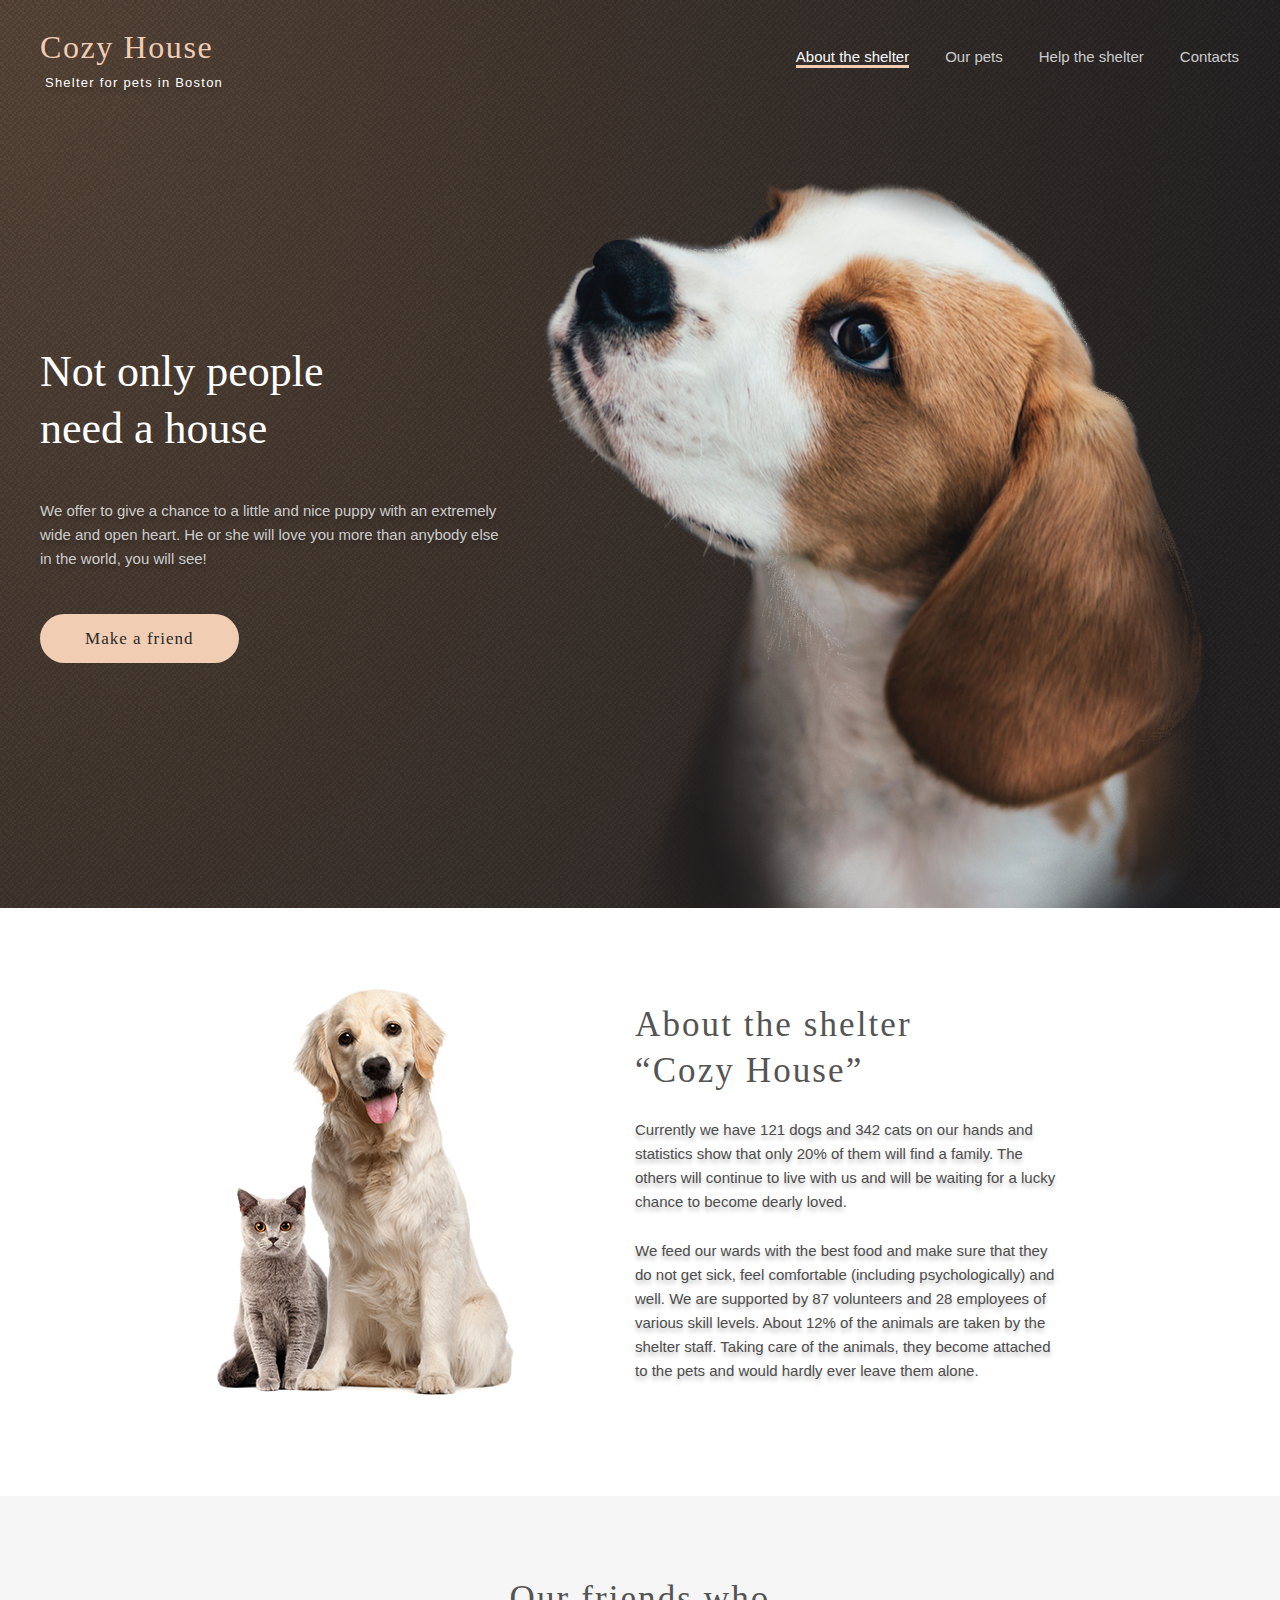
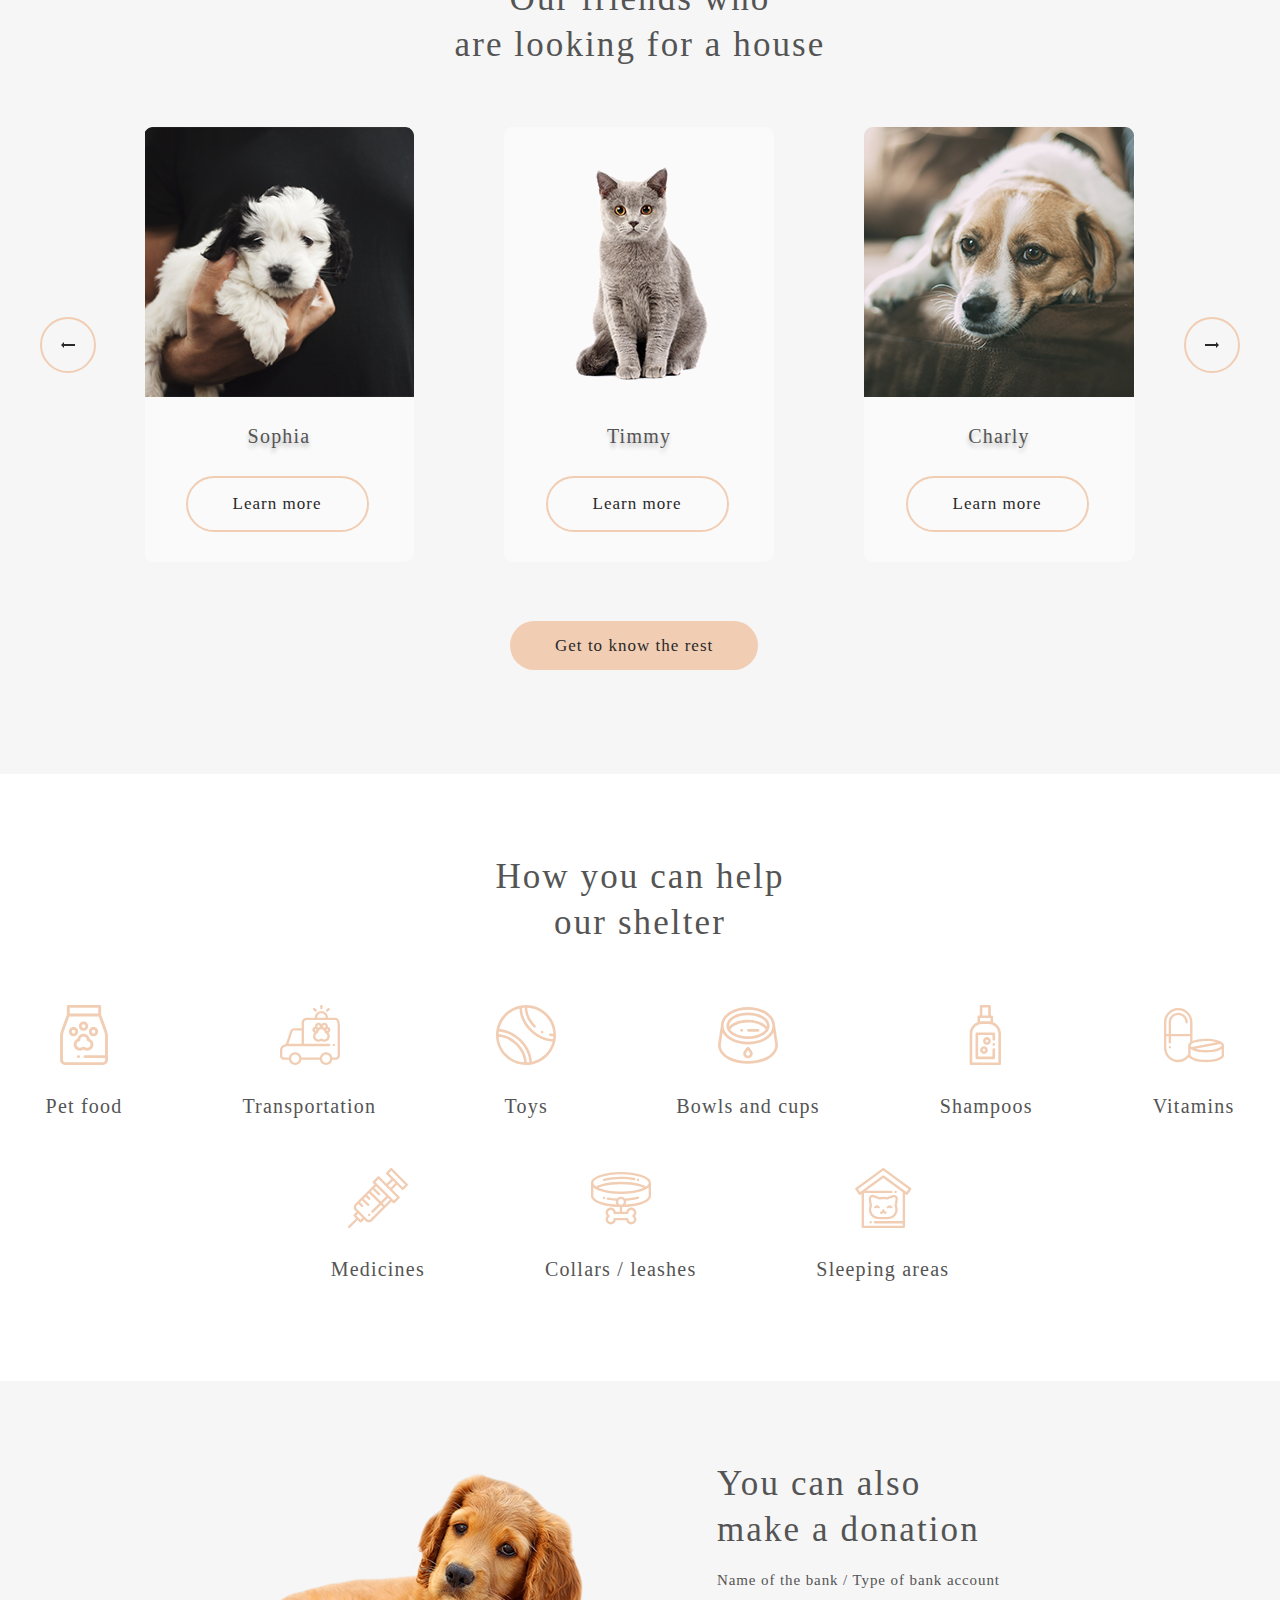
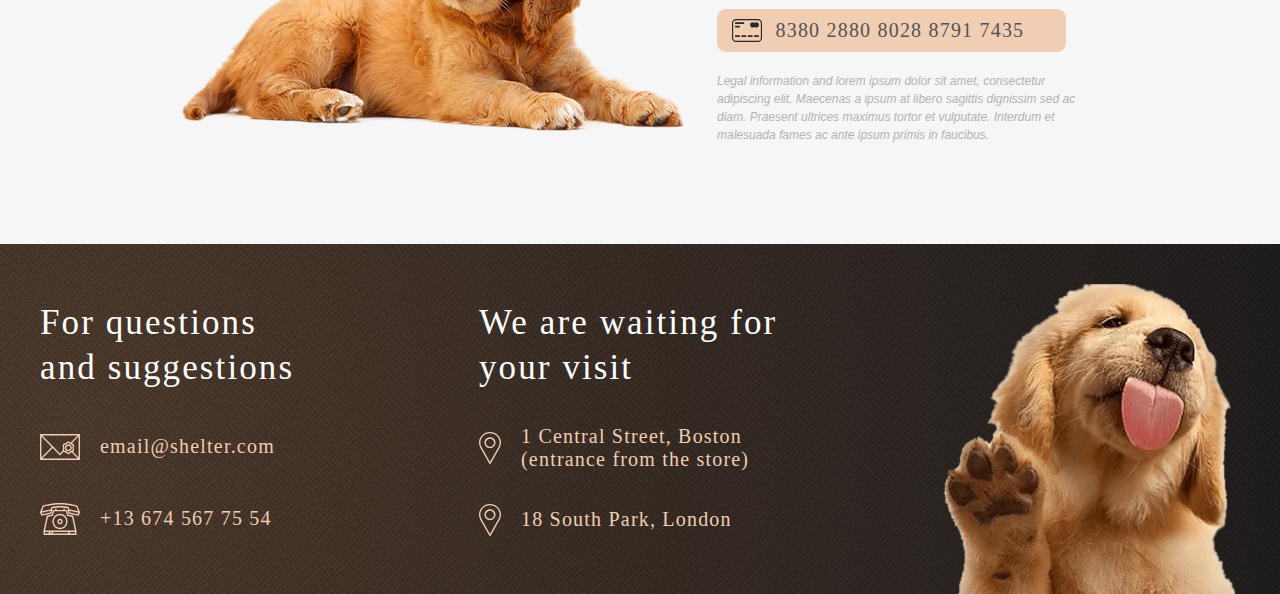
<file: shelter/index.html>
<!DOCTYPE html>
<html lang="en">
<head>
    <meta charset="UTF-8">
    <meta http-equiv="X-UA-Compatible" content="IE=edge">
    <meta name="viewport" content="width=device-width, initial-scale=1.0">
    <link rel="stylesheet" href="pages/main/styles/css/main.css">
    <link rel="icon" type="img/icon" href="assets/icons/faticon.png">
    <title>Shelter</title>
</head>
<body>
    <div class="wrapper">
        <header class="header">
            <div class="container_header">
                <div class="header__wrapper">
                    <div class="header__logo">
                        <a href="#">
                            <div class="logo__title">
                                <h1>Cozy House</h1>
                            </div>
                            <div class="logo__subtitle">
                                <p>Shelter for pets in Boston</p>
                            </div>
                        </a>
                    </div>
                    <div class="burger">
                        <div class="line line_first"></div>
                        <div class="line line_second"></div>
                        <div class="line line_third"></div>
                    </div>
                    <div class="dark__theme"></div>
                    <nav class="menu _lock">
                        <ul class="menu__list">
                            <li class="menu__item">
                                <a class="menu__link_active">About the shelter</a>
                            </li>
                            <li class="menu__item">
                                <a href="./pages/pets/index.html" class="menu__link">Our pets</a>
                            </li>
                            <li class="menu__item">
                                <a href="#help" class="menu__link menu__link_help">Help the shelter</a>
                            </li>
                            <li class="menu__item">
                                <a href="#contacts" class="menu__link menu__link_contacts">Contacts</a>
                            </li>
                        </ul>
                    </nav>
                </div>
            </div>
        </header>
        
        <main class="main">
            <section class="start__screen">
                <div class="container_start">
                    <div class="start__inner">
                        <div class="start__left">
                            <h2 class="heading">Not only people need a house</h2>
                            <p class="subheading">We offer to give a chance to a little and nice puppy with an extremely wide and open heart. He or she will love you more than anybody else in the world, you will see!</p>
                            <a href="#pets" class="button__primary" id="make__friend">Make a friend</a>
                        </div>
                        <div class="start__rigth">
                            <img class="start__img" src="assets/images/start-screen-puppy.png" alt="start_img_dog">
                        </div>
                    </div>
                </div>
            </section>

            <section class="about" id="about">
                <div class="container_about">
                    <div class="about__wrapper">
                        <img class="about__img" src="assets/images/about-pets.png" alt="about-pets">
                        <div class="about__info">
                            <h3>About the shelter “Cozy House”</h3>
                            <p>Currently we have 121 dogs and 342 cats on our hands and statistics show that only 20% of them will find a family. The others will continue to live with us and will be waiting for a lucky chance to become dearly loved.</p>
                            <p>We feed our wards with the best food and make sure that they do not get sick, feel comfortable (including psychologically) and well. We are supported by 87 volunteers and 28 employees of various skill levels. About 12% of the animals are taken by the shelter staff. Taking care of the animals, they become attached to the pets and would hardly ever leave them alone.</p>
                        </div>
                    </div>
                </div>
            </section>

            <section class="pets" id="pets">
                <div class="container_pets">
                    <div class="pets__wrapper">
                        <div class="pets__title">
                            <h3>Our friends who <br>
                                are looking for a house</h3>
                        </div>
                        <div class="pets__cards_container">
                            <button class="pets__button_left" id="button_left"></button>
                            <div class="slider__wrapper">
                                <div class="pets__cards_row">
                                    <div class="cards__left">
                                        <div class="pets__cards_item" id="one">
                                            <img class="pets__img" src="assets/images/pets-katrine.png" alt="pets">
                                            <p class="name">Katrine</p>
                                            <button class="pets__button_card">Learn more</button>
                                        </div>
                                        <div class="pets__cards_item" id="two">
                                            <img class="pets__img" src="assets/images/pets-jennifer.png" alt="pets">
                                            <p class="name">Jennifer</p>
                                            <button class="pets__button_card">Learn more</button>
                                        </div>
                                        <div class="pets__cards_item" id="three">
                                            <img class="pets__img" src="assets/images/pets-woody.png" alt="pets">
                                            <p class="name">Woody</p>
                                            <button class="pets__button_card">Learn more</button>
                                        </div>
                                    </div>
                                    <div class="cards__center">
                                        <div class="pets__cards_item">
                                            <img class="pets__img" src="assets/images/pets-sofia.png" alt="pets">
                                            <p class="name">Sophia</p>
                                            <button class="pets__button_card">Learn more</button>
                                        </div>
                                        <div class="pets__cards_item">
                                            <img class="pets__img" src="assets/images/pets-timmy.png" alt="pets">
                                            <p class="name">Timmy</p>
                                            <button class="pets__button_card">Learn more</button>
                                        </div>
                                        <div class="pets__cards_item">
                                            <img class="pets__img" src="assets/images/pets-charly.png" alt="pets">
                                            <p class="name">Charly</p>
                                            <button class="pets__button_card">Learn more</button>
                                        </div>
                                    </div>
                                    <div class="cards__right">
                                        <div class="pets__cards_item">
                                            <img class="pets__img" src="assets/images/pets-scarlet.png" alt="pets">
                                            <p class="name">Scarlett</p>
                                            <button class="pets__button_card">Learn more</button>
                                        </div>
                                        <div class="pets__cards_item">
                                            <img class="pets__img" src="assets/images/pets-freddie.png" alt="pets">
                                            <p class="name">Freddie</p>
                                            <button class="pets__button_card">Learn more</button>
                                        </div>
                                        <div class="pets__cards_item">
                                            <img class="pets__img" src="assets/images/pets-jennifer.png" alt="pets">
                                            <p class="name">Jennifer</p>
                                            <button class="pets__button_card">Learn more</button>
                                        </div>
                                    </div>
                                </div>
                            </div>
                            <button class="pets__button_right" id="button_right"></button>
                        </div>
                        <div class="cards__button">
                            <a href="./pages/pets/index.html">Get to know the rest</a>
                        </div>
                    </div>
                </div>
            </section>
        
            <section class="help" id="help">
                <div class="container_help">
                    <div class="help__wrapper">
                        <div class="help__title">
                            <h3>How you can help <br>
                                our shelter</h3>
                        </div>
                        <div class="help__shelter">
                            <div class="help__icons">
                                <div class="help__icons_img">
                                    <img src="assets/icons/icon-pet-food.svg" alt="pet-food">
                                </div>
                                <div class="help__icons_text">
                                    <h4>Pet food</h4>
                                </div>
                            </div>
                            <div class="help__icons">
                                <div class="help__icons_img">
                                    <img src="assets/icons/icon-transportation.svg" alt="transportation">
                                </div>
                                <div class="help__icons_text">
                                    <h4>Transportation</h4>
                                </div>
                            </div>
                            <div class="help__icons">
                                <div class="help__icons_img">
                                    <img src="assets/icons/icon-toys.svg" alt="toys">
                                </div>
                                <div class="help__icons_text">
                                    <h4>Toys</h4>
                                </div>
                            </div>
                            <div class="help__icons">
                                <div class="help__icons_img">
                                    <img src="assets/icons/icon-bowls-and-cups.svg" alt="bowls-and-cups">
                                </div>
                                <div class="help__icons_text">
                                    <h4>Bowls and cups</h4>
                                </div>
                            </div>
                            <div class="help__icons">
                                <div class="help__icons_img">
                                    <img src="assets/icons/icon-shampoos.svg" alt="shampoos">
                                </div>
                                <div class="help__icons_text">
                                    <h4>Shampoos</h4>
                                </div>
                            </div>
                            <div class="help__icons">
                                <div class="help__icons_img">
                                    <img src="assets/icons/icon-vitamins.svg" alt="vitamins">
                                </div>
                                <div class="help__icons_text">
                                    <h4>Vitamins</h4>
                                </div>
                            </div>
                            <div class="help__icons">
                                <div class="help__icons_img">
                                    <img src="assets/icons/icon-medicines.svg" alt="medicines">
                                </div>
                                <div class="help__icons_text">
                                    <h4>Medicines</h4>
                                </div>
                            </div>
                            <div class="help__icons">
                                <div class="help__icons_img">
                                    <img src="assets/icons/icon-collars-leashes.svg" alt="collars-leashes">
                                </div>
                                <div class="help__icons_text">
                                    <h4>Collars / leashes</h4>
                                </div>
                            </div>
                            <div class="help__icons">
                                <div class="help__icons_img">
                                    <img src="assets/icons/icon-sleeping-area.svg" alt="sleeping-area">
                                </div>
                                <div class="help__icons_text">
                                    <h4>Sleeping areas</h4>
                                </div>
                            </div>
                        </div>
                    </div>
                </div>
            </section>
            <section class="donation" id="donation">
                <div class="container_donation">
                    <div class="donation__wrapper">
                        <div class="donation__img">
                            <img src="assets/images/donation-dog.png" alt="donation-dog">
                        </div>
                        <div class="donation__content">
                            <h3>You can also <br>
                                make a donation</h3>
                            <h5>Name of the bank / Type of bank account</h5>
                            <div class="donation__card">
                                <img src="assets/icons/credit-card.svg" alt="credit-card">
                                <a href="#">8380 2880 8028 8791 7435</a>
                            </div>
                            <p>Legal information and lorem ipsum dolor sit amet, consectetur adipiscing elit. Maecenas a ipsum at libero sagittis dignissim sed ac diam. Praesent ultrices maximus tortor et vulputate. Interdum et malesuada fames ac ante ipsum primis in faucibus.</p>
                        </div>
                    </div>
                </div>
            </section>
        </main>

        <footer class="footer" id="contacts">
            <div class="container_footer">
                <div class="footer__wrapper">
                    <div class="footer__contacts">
                        <h3>For questions and suggestions</h3>
                        <div class="contacts_email">
                            <img src="assets/icons/icon-email.svg" alt="icon-email">
                            <h4><a href="mailto:email@shelter.com">email@shelter.com</a></h4>
                        </div>
                        <div class="contacts_phone">
                            <img src="assets/icons/icon-phone.svg" alt="icon-phone">
                            <h4><a href="tel:+136745677554">+13 674 567 75 54</a></h4>
                        </div>
                    </div>
                    <div class="footer__locations">
                        <h3>We are waiting for your visit</h3>
                        <div class="locations_address">
                            <img src="assets/icons/icon-marker.svg" alt="icon-marker">
                            <h4><a href="https://goo.gl/maps/zWcLTFS2VA5SwoMWA" target="_blank">1 Central Street, Boston (entrance from the store)</a></h4>
                        </div>
                        <div class="locations_address">
                            <img src="assets/icons/icon-marker.svg" alt="icon-marker">
                            <h4><a href="https://goo.gl/maps/9Vd37KySWFD61f1T9" target="_blank">18 South Park, London</a></h4>
                        </div>
                    </div>
                    <img class="footer_img" src="assets/images/footer-puppy.png" alt="footer-puppy">
                </div>
            </div>
        </footer>
    </div>
    <script src="pages/main/script.js"></script>
</body>
</html>
</file>
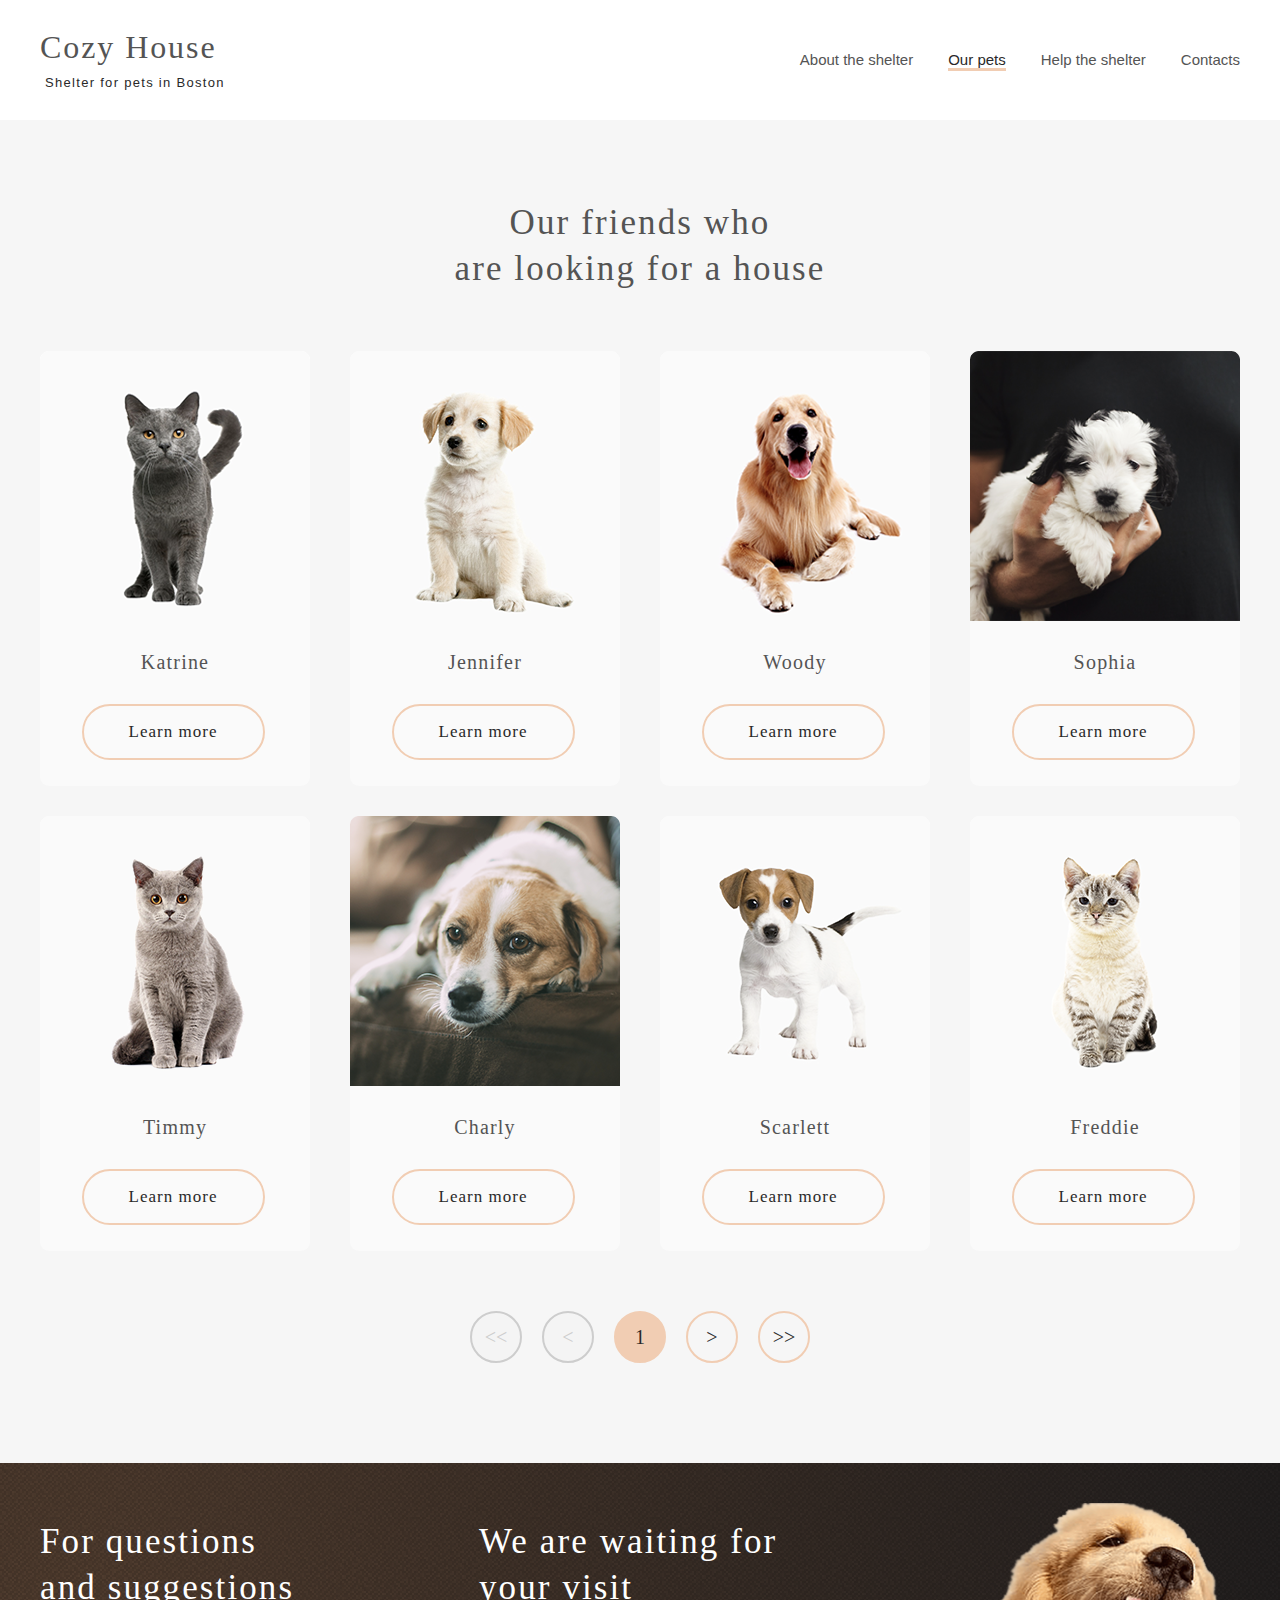
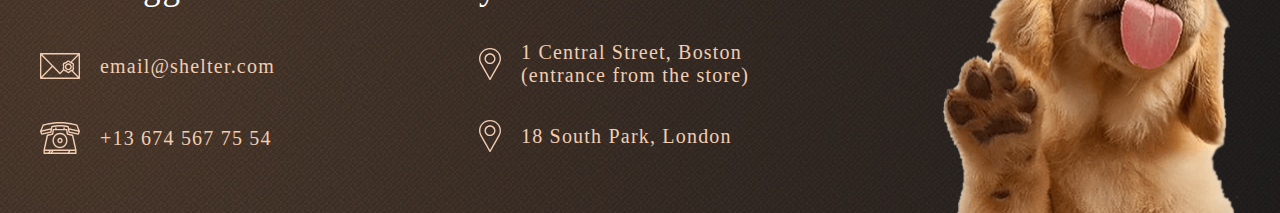
<file: shelter/pages/pets/index.html>
<!DOCTYPE html>
<html lang="en">
<head>
    <meta charset="UTF-8">
    <meta http-equiv="X-UA-Compatible" content="IE=edge">
    <meta name="viewport" content="width=device-width, initial-scale=1.0">
    <link rel="stylesheet" href="./styles/css/main.css">
    <link rel="icon" type="img/icon" href="../../assets/icons/faticon.png">
    <title>Shelter</title>
</head>
<body>
    <div class="wrapper">
        <header class="header">
            <div class="container_header">
                <div class="header__wrapper">
                    <div class="header__logo">
                        <a href="../../index.html">
                            <div class="logo__title">
                                <h1>Cozy House</h1>
                            </div>
                            <div class="logo__subtitle">
                                <p>Shelter for pets in Boston</p>
                            </div>
                        </a>
                    </div>
                    <div class="burger">
                        <div class="line line_first"></div>
                        <div class="line line_second"></div>
                        <div class="line line_third"></div>
                    </div>
                    <div class="dark__theme"></div>
                    <nav class="menu">
                        <ul class="menu__list">
                            <li class="menu__item">
                                <a href="../../index.html" class="menu__link">About the shelter</a>
                            </li>
                            <li class="menu__item">
                                <a href="#pets" class="menu__link_active">Our pets</a>
                            </li>
                            <li class="menu__item">
                                <a href="../../index.html#help" class="menu__link menu__link_help">Help the shelter</a>
                            </li>
                            <li class="menu__item">
                                <a href="#contacts" class="menu__link menu__link_contacts">Contacts</a>
                            </li>
                        </ul>
                    </nav>
                </div>
            </div>
        </header>

        <main class="main">
            <section class="pets">
                <div class="container_pets">
                    <div class="pets__wrapper">
                        <div class="pets__title">
                            <h3>Our friends who <br>
                                are looking for a house</h3>
                        </div>
                        <div class="pets__cards_container">
                            <div class="pets__cards_item one">
                                <img class="pets__img" src="../../assets/images/pets-katrine.png" alt="pets">
                                <p class="name">Katrine</p>
                                <button class="pets__button_card">Learn more</button>
                            </div>
                            <div class="pets__cards_item two">
                                <img class="pets__img" src="../../assets/images/pets-jennifer.png" alt="pets">
                                <p class="name">Jennifer</p>
                                <button class="pets__button_card">Learn more</button>
                            </div>
                            <div class="pets__cards_item three">
                                <img class="pets__img" src="../../assets/images/pets-woody.png" alt="pets">
                                <p class="name">Woody</p>
                                <button class="pets__button_card">Learn more</button>
                            </div>
                            <div class="pets__cards_item four">
                                <img class="pets__img" src="../../assets/images/pets-sofia.png" alt="pets">
                                <p class="name">Sophia</p>
                                <button class="pets__button_card">Learn more</button>
                            </div>
                            <div class="pets__cards_item five">
                                <img class="pets__img" src="../../assets/images/pets-timmy.png" alt="pets">
                                <p class="name">Timmy</p>
                                <button class="pets__button_card">Learn more</button>
                            </div>
                            <div class="pets__cards_item six">
                                <img class="pets__img" src="../../assets/images/pets-charly.png" alt="pets">
                                <p class="name">Charly</p>
                                <button class="pets__button_card">Learn more</button>
                            </div>
                            <div class="pets__cards_item seven">
                                <img class="pets__img" src="../../assets/images/pets-scarlet.png" alt="pets">
                                <p class="name">Scarlett</p>
                                <button class="pets__button_card">Learn more</button>
                            </div>
                            <div class="pets__cards_item eight">
                                <img class="pets__img" src="../../assets/images/pets-freddie.png" alt="pets">
                                <p class="name">Freddie</p>
                                <button class="pets__button_card">Learn more</button>
                            </div>
                        </div>
                        <div class="cards__button">
                            <button class="pets__button_min" id="button_min" disabled>&lt;&lt;</button>
                            <button class="pets__button_left" id="button_left" disabled>&lt;</button>
                            <button class="pets__button_center" id="button_center">1</button>
                            <button class="pets__button_right" id="button_right">&gt;</button>
                            <button class="pets__button_max" id="button_max">&gt;&gt;</button>
                        </div>
                    </div>
                </div>
            </section>
        </main>

        <footer class="footer" id="contacts">
            <div class="container_footer">
                <div class="footer__wrapper">
                    <div class="footer__contacts">
                        <h3>For questions and suggestions</h3>
                        <div class="contacts_email">
                            <img src="../../assets/icons/icon-email.svg" alt="icon-email">
                            <h4><a href="mailto:email@shelter.com">email@shelter.com</a></h4>
                        </div>
                        <div class="contacts_phone">
                            <img src="../../assets/icons/icon-phone.svg" alt="icon-phone">
                            <h4><a href="tel:+136745677554">+13 674 567 75 54</a></h4>
                        </div>
                    </div>
                    <div class="footer__locations">
                        <h3>We are waiting for your visit</h3>
                        <div class="locations_address">
                            <img src="../../assets/icons/icon-marker.svg" alt="icon-marker">
                            <h4><a href="https://goo.gl/maps/zWcLTFS2VA5SwoMWA" target="_blank">1 Central Street, Boston (entrance from the store)</a></h4>
                        </div>
                        <div class="locations_address">
                            <img src="../../assets/icons/icon-marker.svg" alt="icon-marker">
                            <h4><a href="https://goo.gl/maps/9Vd37KySWFD61f1T9" target="_blank">18 South Park, London</a></h4>
                        </div>
                    </div>
                    <img class="footer_img" src="../../assets/images/footer-puppy.png" alt="footer-puppy">
                </div>
            </div>
        </footer>
    </div>
    <script src="script.js"></script>
</body>
</html>
</file>
<file: shelter/pages/main/styles/css/main.css>
* {
  padding: 0;
  margin: 0;
  border: 0;
}

*,
*:before,
*:after {
  box-sizing: border-box;
}

:focus,
:active {
  outline: none;
}

a:focus,
a:active {
  outline: none;
}

header,
footer,
nav,
aside {
  display: block;
}

html,
body {
  height: 100%;
  width: 100%;
  font-size: 14px;
  font-weight: 400;
  line-height: 1.2;
  scroll-behavior: smooth;
}

input,
button,
textarea {
  font-family: inherit;
}

input::-ms-clear {
  display: none;
}

button {
  cursor: pointer;
}

button::-moz-focus-inner {
  padding: 0;
  border: 0;
}

a,
a:visited {
  text-decoration: none;
}

a:hover {
  text-decoration: none;
}

ul li {
  list-style: none;
}

img {
  vertical-align: top;
}

h1,
h2,
h3,
h4,
h5,
h6 {
  font-size: inherit;
}

p {
  width: auto;
  overflow-wrap: break-word;
}

.header {
  background: transparent;
}

.container_header {
  max-width: 1280px;
  padding: 30px 40px;
  margin: 0 auto;
}

.header {
  position: absolute;
  width: 100%;
}

.header__wrapper {
  display: flex;
  justify-content: space-between;
}

.header__logo:hover {
  cursor: pointer;
  filter: invert(50%);
  transition: all 0.4s;
}

.logo__title h1 {
  width: 184px;
  height: 35px;
  margin-bottom: 10px;
  font-family: "Georgia";
  font-style: normal;
  font-weight: 400;
  font-size: 32px;
  line-height: 110%;
  color: #F1CDB3;
  letter-spacing: 0.05em;
}

.logo__subtitle p {
  margin-left: 5px;
  width: 179px;
  height: 15px;
  font-family: "Arial";
  font-style: normal;
  font-weight: 400;
  font-size: 13px;
  line-height: 15px;
  color: #FFFFFF;
  letter-spacing: 0.095em;
}

.menu__list {
  display: flex;
}

.menu__item {
  margin-top: 15px;
  margin-right: 1px;
}

.menu__link {
  margin-left: 35px;
  font-family: "Arial";
  font-style: normal;
  font-weight: 400;
  font-size: 15px;
  line-height: 160%;
  color: #CDCDCD;
}

.menu__link_active {
  margin-top: 10px;
  font-family: "Arial";
  font-style: normal;
  font-weight: 400;
  font-size: 15px;
  line-height: 160%;
  color: #FAFAFA;
  border-bottom: 3px solid #F1CDB3;
  cursor: default;
}

.menu__link:hover {
  color: #FAFAFA;
  transition: all 0.5s;
}

@media screen and (max-width: 1279px) {
  .container_header {
    padding: 30px 30px;
  }
}
@media screen and (max-width: 767px) {
  body._lock {
    overflow: hidden;
  }
  .container_header {
    padding: 30px 20px;
  }
  .burger {
    display: block;
    border: none;
    background-color: transparent;
    margin-top: 20px;
    transition: 0.5s all linear;
    z-index: 150;
  }
  .burger .line {
    border-top: 2px solid #F1CDB3;
    width: 30px;
    margin-bottom: 9px;
    transition: 0.5s all linear;
  }
  .burger.active {
    display: block;
    position: absolute;
    transform: rotate(-90deg);
    top: 20%;
    left: 88%;
  }
  .menu {
    position: fixed;
    top: 0;
    right: -100%;
    transition: 0.5s;
  }
  .menu.active {
    top: 0;
    right: 0;
    height: 4823px;
    width: 320px;
    background: #292929;
    transition: all 0.5s;
    text-align: center;
    overflow: visible;
    display: block;
    position: fixed;
    z-index: 130;
  }
  .menu .menu__list {
    flex-direction: column;
  }
  .dark__theme {
    display: none;
    position: fixed;
    background: rgba(97, 96, 96, 0.6);
    top: 0;
    left: 0;
    width: 100%;
    height: 100%;
    overflow: auto;
  }
  .dark__theme._change {
    display: block;
  }
  .menu__list {
    margin-top: 248px;
    display: flex;
    justify-content: space-between;
    align-items: center;
    list-style: none;
    text-align: center;
  }
  .logo__title h1 {
    width: 186px;
    height: 35px;
    letter-spacing: 0.06em;
  }
  .menu__link {
    margin-left: 0;
    font-family: "Arial";
    font-style: normal;
    font-weight: 400;
    font-size: 32px;
    line-height: 160%;
  }
  .menu__item {
    margin-bottom: 40px;
    margin-top: 0;
    margin-right: 0;
  }
  .menu__item a {
    font-family: "Arial";
    font-style: normal;
    font-weight: 400;
    font-size: 32px;
    line-height: 160%;
    margin-bottom: 40px;
  }
}
.start__screen {
  background: url("../../../../assets/fonts/noise_transparent.png"), radial-gradient(100% 215.42% at 0% 0%, #5B483A 0%, #262425 100%), #211F20;
}

.container_start {
  max-width: 1280px;
  padding: 180px 40px 0;
  margin: 0 auto;
}

.start__inner {
  display: flex;
  justify-content: space-between;
}

.heading {
  margin: 163px 150px 0 0;
  font-family: "Georgia";
  font-style: normal;
  font-weight: 400;
  font-size: 44px;
  line-height: 130%;
  color: #FFFFFF;
}

.subheading {
  margin: 42px 0 57px;
  color: #CDCDCD;
}

p {
  font-family: "Arial";
  font-style: normal;
  font-weight: 400;
  font-size: 15px;
  line-height: 160%;
  text-shadow: 0px 4px 4px rgba(0, 0, 0, 0.25);
}

.button__primary {
  background: #F1CDB3;
  border-radius: 100px;
  padding: 15px 45px;
  font-family: "Georgia";
  font-style: normal;
  font-weight: 400;
  font-size: 17px;
  line-height: 130%;
  letter-spacing: 0.06em;
  color: #292929;
  transition: all 0.4s;
}

.button__primary:hover {
  background: #FDDCC4;
}

.start__img {
  margin-left: 42px;
}

@media screen and (max-width: 1279px) {
  .container_start {
    padding: 150px 100px 0;
  }
  .start__inner {
    flex-direction: column;
  }
  .start__left {
    margin: 0px 54px 100px;
  }
  .heading {
    margin: 0 150px 0 0;
  }
  .button__primary {
    margin: 0 auto;
    display: block;
    width: 208px;
  }
  .start__img {
    width: 100%;
    margin-left: 70px;
  }
  .subheading {
    margin: 42px 0;
  }
}
@media screen and (max-width: 767px) {
  .container_start {
    padding: 150px 10px 0;
  }
  .start__inner {
    flex-direction: column;
  }
  .start__left {
    margin: 0px 0 42px;
  }
  .heading {
    font-size: 25px;
    letter-spacing: 0.06em;
    text-align: center;
    margin-left: auto;
    margin-right: auto;
    width: 260px;
  }
  p {
    text-align: center;
  }
  .start__img {
    width: 86.5%;
    margin-top: 63px;
    margin-left: 40px;
  }
}
.about {
  background: #FFFFFF;
}

.container_about {
  max-width: 1280px;
  padding: 80px 40px 74px;
  margin: 0 auto;
}

.about__wrapper {
  display: flex;
}

.about__img {
  margin: 0px 120px 26px 175px;
}

.about__info {
  margin: 14px 175px 14px 0;
}

.about__info h3 {
  margin-right: 60px;
  font-family: "Georgia";
  font-style: normal;
  font-weight: 400;
  font-size: 35px;
  line-height: 130%;
  letter-spacing: 0.06em;
  color: #545454;
}

.about__info p {
  margin: 25px 0;
  font-family: "Arial";
  font-style: normal;
  font-weight: 400;
  font-size: 15px;
  line-height: 160%;
  color: #4C4C4C;
}

@media screen and (max-width: 1279px) {
  .container_about {
    padding: 80px 166px 100px 165px;
  }
  .about__wrapper {
    flex-direction: column-reverse;
  }
  .about__info {
    margin: 0 3px 0 4px;
  }
  .about__info h3 {
    margin-right: 90px;
  }
  .about__img {
    width: 68.7%;
    margin: 55px 68px 0 69px;
  }
}
@media screen and (max-width: 767px) {
  .container_about {
    padding: 42px 10px;
  }
  .about__info {
    margin: 0 auto;
  }
  .about__info h3 {
    margin: 0 auto;
    font-size: 25px;
    text-align: center;
    width: 260px;
  }
  .about__info p {
    margin: 23px 15px 22px;
    text-align: justify;
  }
  .about__img {
    width: 86.6%;
    margin: 20px 20px 0;
  }
}
.pets {
  background: #F6F6F6;
}

.container_pets {
  max-width: 1280px;
  padding: 80px 40px 117px;
  margin: 0 auto;
}

.pets__title h3 {
  font-family: "Georgia";
  font-style: normal;
  font-weight: 400;
  font-size: 35px;
  line-height: 130%;
  letter-spacing: 0.06em;
  text-align: center;
  color: #545454;
}

.pets__cards_container {
  margin: 60px 0 73px;
  display: flex;
  justify-content: space-between;
  align-items: center;
}

.pets__button_left {
  border: 2px solid #F1CDB3;
  border-radius: 100px;
  background: url("../../../../assets/icons/arrow.svg") 50% no-repeat;
  padding: 26px;
  margin-right: 53px;
}

.pets__button_left:hover {
  background-color: #FDDCC4;
  transition: 0.5s;
}

.pets__button_right {
  border: 2px solid #F1CDB3;
  border-radius: 100px;
  background: url("../../../../assets/icons/arrow.svg") 50% no-repeat;
  transform: rotate(180deg);
  padding: 26px;
  margin-left: 53px;
}

.pets__button_right:hover {
  background-color: #FDDCC4;
  transition: 0.5s;
}

.pets__cards_item {
  width: 270px;
  height: 435px;
  background: #FAFAFA;
  border-radius: 9px;
  transition: 0.6s;
}

.name {
  font-family: "Georgia";
  font-style: normal;
  font-weight: 400;
  font-size: 20px;
  line-height: 23px;
  letter-spacing: 0.06em;
  text-align: center;
  margin: 28px 0;
  color: #545454;
}

.pets__button_card {
  background: #FAFAFA;
  border: 2px solid #F1CDB3;
  border-radius: 100px;
  padding: 15px 45px;
  margin-left: 41.5px;
  font-family: "Georgia";
  font-style: normal;
  font-weight: 400;
  font-size: 17px;
  line-height: 130%;
  letter-spacing: 0.06em;
  color: #292929;
  transition: all 0.5s;
  cursor: pointer;
}

.pets__cards_item:hover {
  cursor: pointer;
  box-shadow: 0px 2px 35px 14px rgba(13, 13, 13, 0.04);
}

.pets__cards_item:hover :nth-child(3) {
  background: #FDDCC4;
  transition: all 0.5s;
}

.cards__button a {
  width: 261px;
  height: 52px;
  background: #F1CDB3;
  border-radius: 100px;
  padding: 15px 45px;
  margin-left: 470px;
  font-family: "Georgia";
  font-style: normal;
  font-weight: 400;
  font-size: 17px;
  line-height: 130%;
  letter-spacing: 0.06em;
  color: #292929;
  transition: all 0.5s;
}

.cards__button a:hover {
  background: #FDDCC4;
  transition: all 0.5s;
}

@media screen and (max-width: 1279px) {
  .container_pets {
    padding: 80px 30px 117px;
  }
  #three {
    display: none;
  }
  .cards__button a {
    margin-left: 224px;
  }
}
.pets__button_left {
  margin-right: 12px;
}

.pets__button_right {
  margin-left: 12px;
}

@media screen and (max-width: 767px) {
  .container_pets {
    padding: 42px 10px 57px;
  }
  .pets__title h3 {
    font-size: 25px;
  }
  .pets__cards_container {
    margin: 42px 15px 57px;
    width: 270px;
    flex-wrap: wrap;
    align-items: center;
    column-gap: 0px;
    row-gap: 16px;
  }
  .pets__button_left {
    margin: 0 auto;
    order: 2;
  }
  .pets__button_right {
    margin: 0 auto;
    order: 3;
  }
  #two {
    display: none;
  }
  .cards__button a {
    margin: 0 auto;
    margin-left: 20px;
  }
}
.help {
  background: #FFFFFF;
}

.container_help {
  max-width: 1280px;
  padding: 80px 40px 100px;
  margin: 0 auto;
}

.help__title h3 {
  font-family: "Georgia";
  font-style: normal;
  font-weight: 400;
  font-size: 35px;
  line-height: 130%;
  text-align: center;
  letter-spacing: 0.06em;
  color: #545454;
}

.help__shelter {
  margin: 60px auto 0 auto;
  display: flex;
  justify-content: center;
  flex-flow: wrap;
  column-gap: 120px;
  row-gap: 50px;
}

.help__icons {
  text-align: center;
  cursor: pointer;
}

.help__icons:hover {
  transform: scale(1.3);
  transition: 0.5s;
}

.help__icons_text h4 {
  margin: 30px auto 0 auto;
  font-family: "Georgia";
  font-style: normal;
  font-weight: 400;
  font-size: 20px;
  line-height: 115%;
  letter-spacing: 0.06em;
  color: #545454;
}

@media screen and (max-width: 1279px) {
  .help__shelter {
    column-gap: 60px;
    row-gap: 55px;
  }
  .help__icons {
    width: 170px;
    height: 113px;
  }
}
@media screen and (max-width: 767px) {
  .container_help {
    padding: 42px 0 0;
  }
  .help__title h3 {
    font-size: 25px;
  }
  .help__shelter {
    margin: 42px auto 12px auto;
    flex-wrap: wrap;
    justify-content: flex-start;
    column-gap: 0px;
    row-gap: 0px;
  }
  .help__icons {
    width: 130px;
    height: 87px;
    margin: 0 15px 30px 15px;
  }
  .help__icons_text h4 {
    margin: 20px auto 0 auto;
    font-size: 15px;
  }
  .help__icons_img img {
    width: 39%;
  }
}
.donation {
  background: #F6F6F6;
}

.container_donation {
  max-width: 1280px;
  padding: 80px 182px 100px;
  margin: 0 auto;
}

.donation__wrapper {
  display: flex;
  align-items: center;
  justify-content: space-between;
}

.donation__img {
  margin: 11px 30px 10px 0;
}

.donation__content h3 {
  margin-bottom: 20px;
  font-family: "Georgia";
  font-style: normal;
  font-weight: 400;
  font-size: 35px;
  line-height: 130%;
  letter-spacing: 0.06em;
  color: #545454;
}

.donation__content h5 {
  margin-bottom: 20px;
  font-family: "Georgia";
  font-style: normal;
  font-weight: 400;
  font-size: 15px;
  line-height: 110%;
  letter-spacing: 0.06em;
  color: #545454;
}

.donation__card {
  width: 349px;
  margin-bottom: 20px;
  padding: 10px 15px;
  background: #F1CDB3;
  border-radius: 9px;
}

.donation__card:hover {
  background-color: #FDDCC4;
  cursor: pointer;
  transition: 0.5s;
}

.donation__card a {
  margin-left: 10px;
  font-family: "Georgia";
  font-style: normal;
  font-weight: 400;
  font-size: 20px;
  line-height: 115%;
  letter-spacing: 0.06em;
  color: #545454;
}

.donation__content p {
  font-family: "Arial";
  font-style: italic;
  font-weight: 400;
  font-size: 12px;
  line-height: 18px;
  color: #B2B2B2;
  text-shadow: none;
}

@media screen and (max-width: 1279px) {
  .container_donation {
    padding: 80px 194px 100px;
  }
  .donation__wrapper {
    flex-direction: column-reverse;
    row-gap: 60px;
  }
  .donation__img {
    margin: 0;
  }
}
@media screen and (max-width: 767px) {
  .donation__wrapper {
    row-gap: 42px;
  }
  .container_donation {
    padding: 42px 10px;
  }
  .donation__img img {
    width: 87%;
  }
  .donation__content h3 {
    font-size: 25px;
    text-align: center;
  }
  .donation__content h5 {
    margin-bottom: 20px;
    line-height: 160%;
    text-align: center;
    letter-spacing: 0em;
  }
  .donation__card {
    width: 281px;
    text-align: center;
    margin: 0 auto;
    margin-bottom: 20px;
    display: flex;
    align-items: center;
    justify-content: space-between;
  }
  .donation__card a {
    margin-left: 11px;
    font-size: 15px;
  }
  .donation__content p {
    text-align: justify;
    margin: 0 10px;
  }
  .donation__img img {
    margin-left: 20px;
  }
}
.footer {
  background: url("../../../../assets/fonts/noise_transparent.png"), radial-gradient(110.67% 538.64% at 5.73% 50%, #513D2F 0%, #1A1A1C 100%), #211F20;
}

.container_footer {
  max-width: 1280px;
  padding: 40px 40px 0;
  margin: 0 auto;
}

.footer__wrapper {
  display: flex;
  column-gap: 160px;
  flex-wrap: wrap;
}

.footer__wrapper h3 {
  font-family: "Georgia";
  font-style: normal;
  font-weight: 400;
  font-size: 35px;
  line-height: 130%;
  letter-spacing: 0.06em;
  color: #FFFFFF;
}

.footer__wrapper h4 {
  font-family: "Georgia";
  font-style: normal;
  font-weight: 400;
  font-size: 20px;
  line-height: 115%;
  letter-spacing: 0.06em;
  color: #F1CDB3;
}

.footer__wrapper a {
  color: #F1CDB3;
}

.footer__contacts {
  width: 279px;
}

.footer__locations {
  width: 301px;
}

.footer__contacts h3 {
  margin: 16px 0 40px;
}

.footer__locations h3 {
  margin: 16px 0 34px;
}

.contacts_email {
  margin-bottom: 40px;
  display: flex;
  align-items: center;
  column-gap: 20px;
}

.contacts_email a:hover {
  color: #FFFFFF;
  transition: all 0.4s;
}

.contacts_phone {
  display: flex;
  align-items: center;
  column-gap: 20px;
}

.contacts_phone a:hover {
  color: #FFFFFF;
  transition: all 0.4s;
}

.locations_address {
  margin-bottom: 33px;
  display: flex;
  column-gap: 20px;
  align-items: center;
}

.locations_address h4 {
  width: 259px;
}

.locations_address a:hover {
  color: #FFFFFF;
  transition: all 0.4s;
}

@media screen and (max-width: 1279px) {
  .container_footer {
    max-width: 768px;
    padding: 30px 64px 0;
  }
  .footer__wrapper {
    justify-content: center;
    column-gap: 60px;
    row-gap: 32px;
  }
  .footer__contacts h3 {
    width: 279px;
    margin: 0 auto;
    margin-bottom: 40px;
  }
  .contacts_email {
    margin-bottom: 41px;
  }
  .footer__locations h3 {
    width: 301px;
    margin: 0 auto;
    margin-bottom: 32px;
  }
}
@media screen and (max-width: 767px) {
  .container_footer {
    padding: 30px 10px 0;
  }
  .footer__wrapper {
    row-gap: 1px;
  }
  .footer__wrapper h3 {
    font-size: 25px;
    text-align: center;
  }
  .footer__locations {
    width: 301px;
  }
  .footer__contacts {
    width: 279px;
    margin: 0 11px 40px;
  }
  .contacts_email {
    margin-bottom: 39px;
    margin-left: 13px;
  }
  .contacts_phone {
    margin-left: 18px;
  }
  .footer__locations h3 {
    width: 270px;
    margin: 0 15px 39px;
  }
  .locations_address {
    margin-bottom: 40px;
  }
  .footer_img {
    width: 86.7%;
  }
}
.move__right {
  animation-name: right_animation;
  animation-duration: 1s;
}

.move__left {
  animation-name: left_animation;
  animation-duration: 1s;
}

.slider__wrapper {
  width: 990px;
  overflow: hidden;
}

.pets__cards_row {
  display: flex;
  position: relative;
  left: -991px;
}

.cards__left {
  display: flex;
  gap: 90px;
}

.cards__center {
  display: flex;
  gap: 90px;
}

.cards__right {
  display: flex;
  gap: 90px;
}

@keyframes left_animation {
  from {
    left: -990px;
  }
  to {
    left: 0;
  }
}
@media (min-width: 768px) and (max-width: 1279px) {
  @keyframes left_animation {
    from {
      left: -580px;
    }
    to {
      left: 0;
    }
  }
}
@media (max-width: 767px) {
  @keyframes left_animation {
    from {
      left: -270px;
    }
    to {
      left: 0;
    }
  }
}
@keyframes right_animation {
  from {
    left: -990px;
  }
  to {
    left: -1980px;
  }
}
@media screen and (max-width: 1279px) {
  @keyframes right_animation {
    from {
      left: -580px;
    }
    to {
      left: -1160px;
    }
  }
  .slider__wrapper {
    width: 580px;
  }
  .pets__cards_row {
    left: -580px;
  }
  .cards__left,
  .cards__center,
  .cards__right {
    gap: 20px;
    width: 580px;
  }
}
@media screen and (max-width: 767px) {
  @keyframes right_animation {
    from {
      left: -270px;
    }
    to {
      left: -540px;
    }
  }
  .slider__wrapper {
    width: 270px;
  }
  .pets__cards_row {
    left: -270px;
  }
  .cards__left,
  .cards__center,
  .cards__right {
    width: 270px;
  }
}
</file>
<file: shelter/pages/pets/styles/css/main.css>
* {
  padding: 0;
  margin: 0;
  border: 0;
}

*,
*:before,
*:after {
  box-sizing: border-box;
}

:focus,
:active {
  outline: none;
}

a:focus,
a:active {
  outline: none;
}

header,
footer,
nav,
aside {
  display: block;
}

html,
body {
  height: 100%;
  width: 100%;
  font-size: 14px;
  font-weight: 400;
  line-height: 1.2;
  scroll-behavior: smooth;
}

input,
button,
textarea {
  font-family: inherit;
}

input::-ms-clear {
  display: none;
}

button {
  cursor: pointer;
}

button::-moz-focus-inner {
  padding: 0;
  border: 0;
}

a,
a:visited {
  text-decoration: none;
}

a:hover {
  text-decoration: none;
}

ul li {
  list-style: none;
}

img {
  vertical-align: top;
}

h1,
h2,
h3,
h4,
h5,
h6 {
  font-size: inherit;
}

p {
  width: auto;
  overflow-wrap: break-word;
}

.header {
  background: #FFFFFF;
}

.container_header {
  max-width: 1280px;
  padding: 30px 40px;
  margin: 0 auto;
}

.header {
  position: fixed;
  width: 100%;
}

.header__wrapper {
  display: flex;
  justify-content: space-between;
  align-items: center;
}

.header__logo:hover {
  cursor: pointer;
  filter: invert(50%);
  transition: all 0.4s;
}

.logo__title h1 {
  width: 186px;
  height: 35px;
  margin-bottom: 10px;
  font-family: "Georgia";
  font-style: normal;
  font-weight: 400;
  font-size: 32px;
  line-height: 110%;
  color: #545454;
  letter-spacing: 0.06em;
}

.logo__subtitle p {
  margin-left: 5px;
  width: 180px;
  height: 15px;
  font-family: "Arial";
  font-style: normal;
  font-weight: 400;
  font-size: 13px;
  line-height: 15px;
  color: #292929;
  letter-spacing: 0.1em;
}

.menu__list {
  display: flex;
}

.menu__link {
  margin-left: 35px;
  font-family: "Arial";
  font-style: normal;
  font-weight: 400;
  font-size: 15px;
  line-height: 160%;
  color: #545454;
}

.menu__link_active {
  margin-left: 35px;
  font-family: "Arial";
  font-style: normal;
  font-weight: 400;
  font-size: 15px;
  line-height: 160%;
  color: #292929;
  border-bottom: 3px solid #F1CDB3;
  cursor: default;
}

.menu__link:hover {
  color: #292929;
  transition: all 0.1s;
}

@media screen and (max-width: 1279px) {
  .container_header {
    padding: 30px 30px;
  }
  .menu__link {
    margin-left: 37px;
  }
}
@media screen and (max-width: 767px) {
  body._lock {
    overflow: hidden;
  }
  .container_header {
    padding: 30px 20px;
  }
  .burger {
    display: block;
    border: none;
    background-color: transparent;
    margin-top: 10px;
    transition: 0.5s all linear;
    z-index: 150;
  }
  .burger .line {
    border-top: 2px solid #000000;
    width: 30px;
    margin-bottom: 9px;
    transition: 0.5s all linear;
  }
  .burger.active {
    display: block;
    position: absolute;
    transform: rotate(-90deg);
    top: 20%;
    left: 88%;
  }
  .menu {
    position: absolute;
    top: 0;
    right: -100%;
    transition: 0.5s;
  }
  .menu.active {
    top: 0;
    right: 0;
    height: 4823px;
    width: 320px;
    background: #F6F6F6;
    transition: all 0.5s;
    z-index: 130;
    text-align: center;
    .
    overflow: visible;
    display: block;
    position: fixed;
  }
  .menu .menu__list {
    flex-direction: column;
  }
  .dark__theme {
    display: none;
    position: fixed;
    background: rgba(97, 96, 96, 0.6);
    top: 0;
    left: 0;
    width: 100%;
    height: 100%;
    overflow: auto;
  }
  .dark__theme._change {
    display: block;
  }
  .menu__list {
    margin-top: 248px;
    display: flex;
    justify-content: space-between;
    align-items: center;
    list-style: none;
    text-align: center;
  }
  .logo__title h1 {
    width: 186px;
    height: 35px;
    letter-spacing: 0.06em;
  }
  .menu__link {
    margin-left: 0;
    font-family: "Arial";
    font-style: normal;
    font-weight: 400;
    font-size: 32px;
    line-height: 160%;
  }
  .menu__item {
    margin-bottom: 40px;
    margin-top: 0;
    margin-right: 0;
  }
  .menu__item a {
    font-family: "Arial";
    font-style: normal;
    font-weight: 400;
    font-size: 32px;
    line-height: 160%;
    margin-bottom: 40px;
  }
  .menu__link_active {
    margin-left: 0;
  }
}
.pets {
  background: #F6F6F6;
}

.container_pets {
  max-width: 1280px;
  padding: 200px 40px 100px;
  margin: 0 auto;
}

.pets__title h3 {
  font-family: "Georgia";
  font-style: normal;
  font-weight: 400;
  font-size: 35px;
  line-height: 130%;
  letter-spacing: 0.06em;
  text-align: center;
  color: #545454;
}

.pets__cards_container {
  margin: 60px 0;
  display: flex;
  justify-content: space-between;
  align-items: center;
  flex-wrap: wrap;
  row-gap: 30px;
}

.pets__cards_item {
  width: 270px;
  height: 435px;
  background: #FAFAFA;
  border-radius: 9px;
  transition: 0.6s;
}

.name {
  font-family: "Georgia";
  font-style: normal;
  font-weight: 400;
  font-size: 20px;
  line-height: 23px;
  letter-spacing: 0.06em;
  text-align: center;
  margin: 30px 0;
  color: #545454;
}

.pets__button_card {
  background: #FAFAFA;
  border: 2px solid #F1CDB3;
  border-radius: 100px;
  padding: 15px 45px;
  margin-left: 41.5px;
  font-family: "Georgia";
  font-style: normal;
  font-weight: 400;
  font-size: 17px;
  line-height: 130%;
  letter-spacing: 0.06em;
  color: #292929;
  transition: all 0.5s;
  cursor: pointer;
}

.pets__cards_item:hover {
  cursor: pointer;
  box-shadow: 0px 2px 35px 14px rgba(13, 13, 13, 0.04);
  transition: all 0.5s;
}

.pets__cards_item:hover :nth-child(3) {
  background: #FDDCC4;
  transition: all 0.5s;
}

.cards__button {
  display: flex;
  justify-content: center;
  transition: all 0.5s;
}

button:disabled, button[disabled] {
  border: 2px solid #CDCDCD;
  cursor: default;
}

.pets__button_min {
  border: 2px solid #F1CDB3;
  border-radius: 100px;
  font-family: "Georgia";
  font-style: normal;
  font-weight: 400;
  font-size: 20px;
  line-height: 115%;
  color: #CDCDCD;
  text-align: center;
  width: 52px;
  height: 52px;
  margin: 0 20px;
}

.pets__button_left {
  border: 2px solid #CDCDCD;
  border-radius: 100px;
  font-family: "Georgia";
  font-style: normal;
  font-weight: 400;
  font-size: 20px;
  line-height: 115%;
  color: #CDCDCD;
  text-align: center;
  width: 52px;
  height: 52px;
}

.pets__button_center {
  border: 2px solid #F1CDB3;
  border-radius: 100px;
  background: #F1CDB3;
  font-family: "Georgia";
  font-style: normal;
  font-weight: 400;
  font-size: 20px;
  line-height: 115%;
  color: #292929;
  width: 52px;
  height: 52px;
  margin: 0 20px;
}

.pets__button_center:hover {
  transition: all 0.5s;
}

.pets__button_right {
  border: 2px solid #F1CDB3;
  border-radius: 100px;
  background: #F6F6F6;
  font-family: "Georgia";
  font-style: normal;
  font-weight: 400;
  font-size: 20px;
  line-height: 115%;
  color: #292929;
  width: 52px;
  height: 52px;
}

.pets__button_right:hover {
  background: #F1CDB3;
  transition: all 0.5s;
}

.pets__button_max {
  border: 2px solid #F1CDB3;
  border-radius: 100px;
  background: #F6F6F6;
  font-family: "Georgia";
  font-style: normal;
  font-weight: 400;
  font-size: 20px;
  line-height: 115%;
  color: #292929;
  text-align: center;
  width: 52px;
  height: 52px;
  margin: 0 20px;
}

.pets__button_max:hover {
  background: #F1CDB3;
  transition: all 0.5s;
}

@media screen and (max-width: 1279px) {
  .container_pets {
    padding: 200px 30px 76px;
  }
  .pets__cards_container {
    margin: 30px 0 40px;
    justify-content: center;
    column-gap: 40px;
    row-gap: 30px;
  }
  .seven {
    display: none;
  }
  .eight {
    display: none;
  }
}
@media screen and (max-width: 767px) {
  .four {
    display: none;
  }
  .five {
    display: none;
  }
  .six {
    display: none;
  }
  .container_pets {
    padding: 162px 10px 42px;
  }
  .pets__title h3 {
    font-size: 25px;
    margin-bottom: 42px;
  }
  .pets__button_min {
    margin: 0;
  }
  .pets__button_left {
    margin: 0 auto;
  }
  .pets__button_center {
    margin: 0 auto;
  }
  .pets__button_right {
    margin: 0 auto;
  }
  .pets__button_max {
    margin: 0;
  }
}
.footer {
  background: url("../../../../assets/fonts/noise_transparent.png"), radial-gradient(110.67% 538.64% at 5.73% 50%, #513D2F 0%, #1A1A1C 100%), #211F20;
}

.container_footer {
  max-width: 1280px;
  padding: 40px 40px 0;
  margin: 0 auto;
}

.footer__wrapper {
  display: flex;
  column-gap: 160px;
  flex-wrap: wrap;
}

.footer__wrapper h3 {
  font-family: "Georgia";
  font-style: normal;
  font-weight: 400;
  font-size: 35px;
  line-height: 130%;
  letter-spacing: 0.06em;
  color: #FFFFFF;
}

.footer__wrapper h4 {
  font-family: "Georgia";
  font-style: normal;
  font-weight: 400;
  font-size: 20px;
  line-height: 115%;
  letter-spacing: 0.06em;
  color: #F1CDB3;
}

.footer__wrapper a {
  color: #F1CDB3;
}

.footer__contacts {
  width: 279px;
}

.footer__contacts h3 {
  margin: 16px 0 40px;
}

.footer__locations {
  width: 300px;
}

.footer__locations h3 {
  margin: 16px 0 31px;
}

.contacts_email {
  margin-bottom: 40px;
  display: flex;
  align-items: center;
  column-gap: 20px;
}

.contacts_email a:hover {
  color: #FFFFFF;
  transition: all 0.5s;
}

.contacts_phone {
  display: flex;
  align-items: center;
  column-gap: 20px;
}

.contacts_phone a:hover {
  color: #FFFFFF;
  transition: all 0.5s;
}

.locations_address {
  margin-bottom: 33px;
  display: flex;
  column-gap: 20px;
  align-items: center;
}

.locations_address h4 {
  width: 259px;
}

.locations_address a:hover {
  color: #FFFFFF;
  transition: all 0.5s;
}

@media screen and (max-width: 1279px) {
  .container_footer {
    max-width: 768px;
    padding: 30px 64px 0;
  }
  .footer__wrapper {
    justify-content: center;
    column-gap: 60px;
    row-gap: 32px;
  }
  .footer__contacts h3 {
    margin: 0 auto;
    margin-bottom: 40px;
  }
  .contacts_email {
    margin-bottom: 41px;
  }
  .footer__locations h3 {
    margin: 0 auto;
    margin-bottom: 32px;
  }
}
@media screen and (max-width: 767px) {
  .container_footer {
    padding: 30px 10px 0;
  }
  .footer__wrapper {
    row-gap: 1px;
  }
  .footer__wrapper h3 {
    font-size: 25px;
    text-align: center;
  }
  .footer__contacts {
    margin: 0 11px 40px;
  }
  .contacts_email {
    margin-bottom: 41px;
    margin-left: 13px;
  }
  .contacts_phone {
    margin-left: 18px;
  }
  .footer__locations h3 {
    margin: 0 15px 38px;
  }
  .locations_address {
    margin-bottom: 40px;
  }
  .footer_img {
    width: 86.7%;
  }
}
</file>
